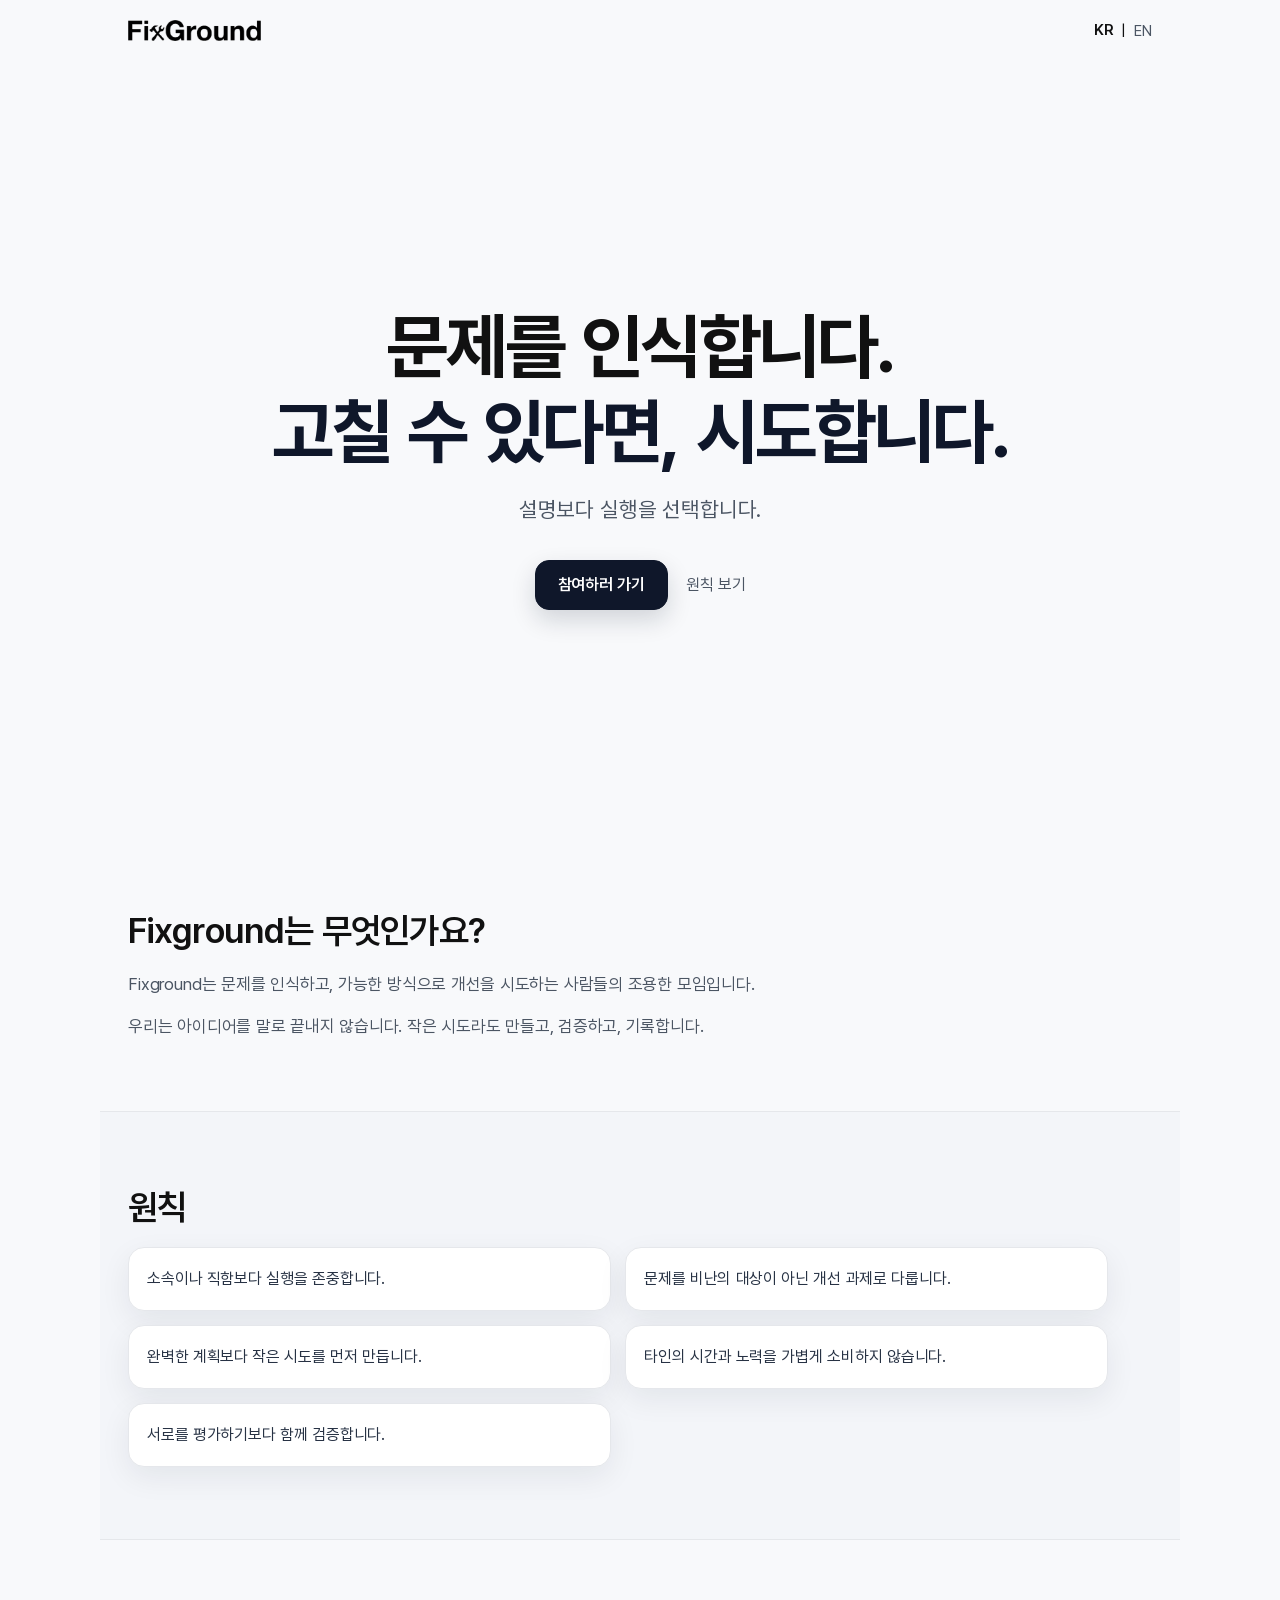
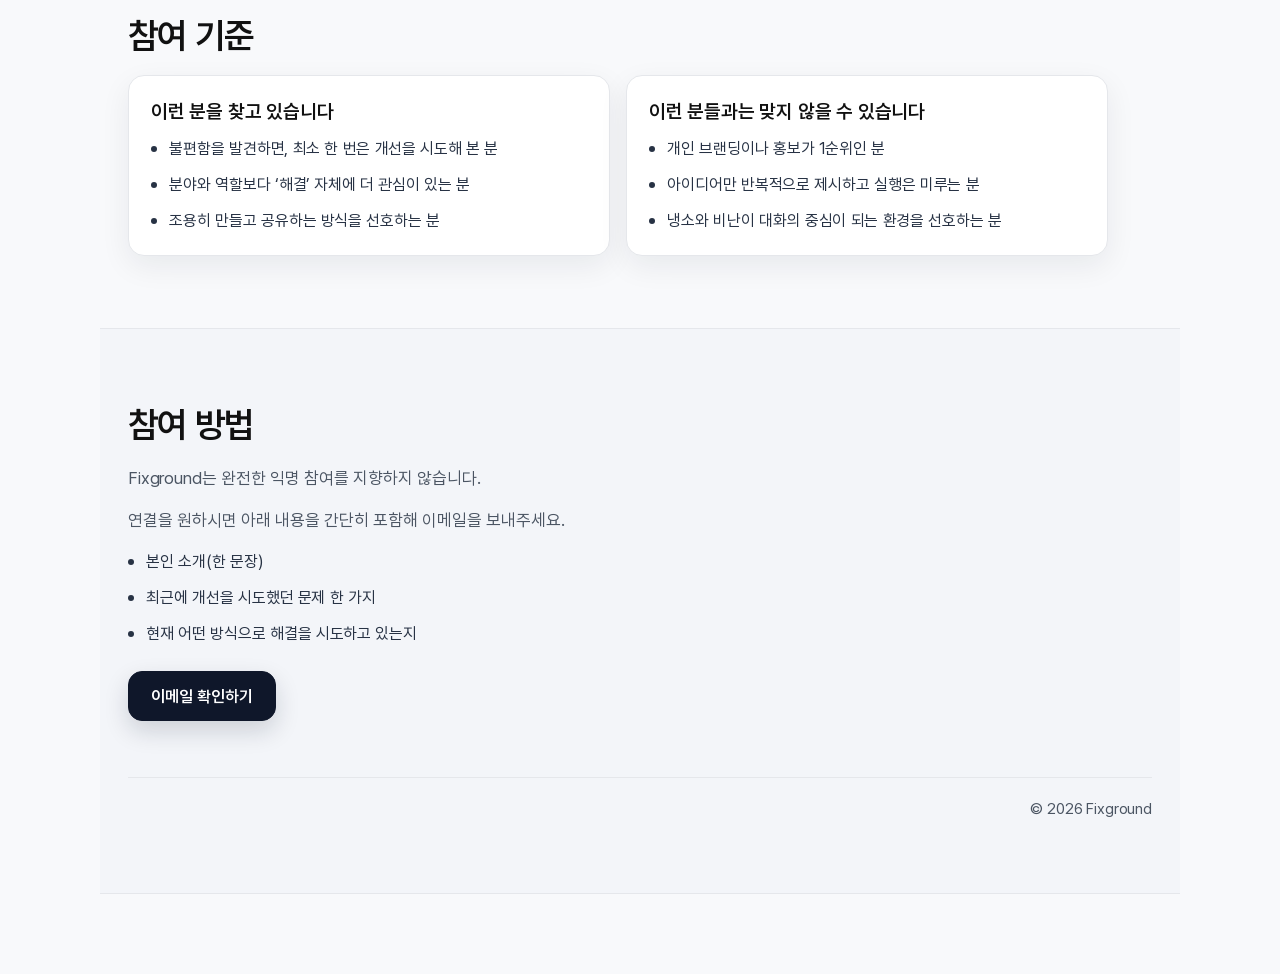
<file: index.html>
<!doctype html>
<html lang="ko">
<head>
  <meta charset="UTF-8" />
  <meta name="viewport" content="width=device-width, initial-scale=1.0" />
  <title>Fixground</title>
  <meta http-equiv="refresh" content="0; url=./kr/index.html" />
  <script>
    window.location.replace('./kr/index.html');
  </script>
</head>
<body>
  <p><a href="./kr/index.html">한국어 페이지로 이동</a></p>
</body>
</html>
</file>
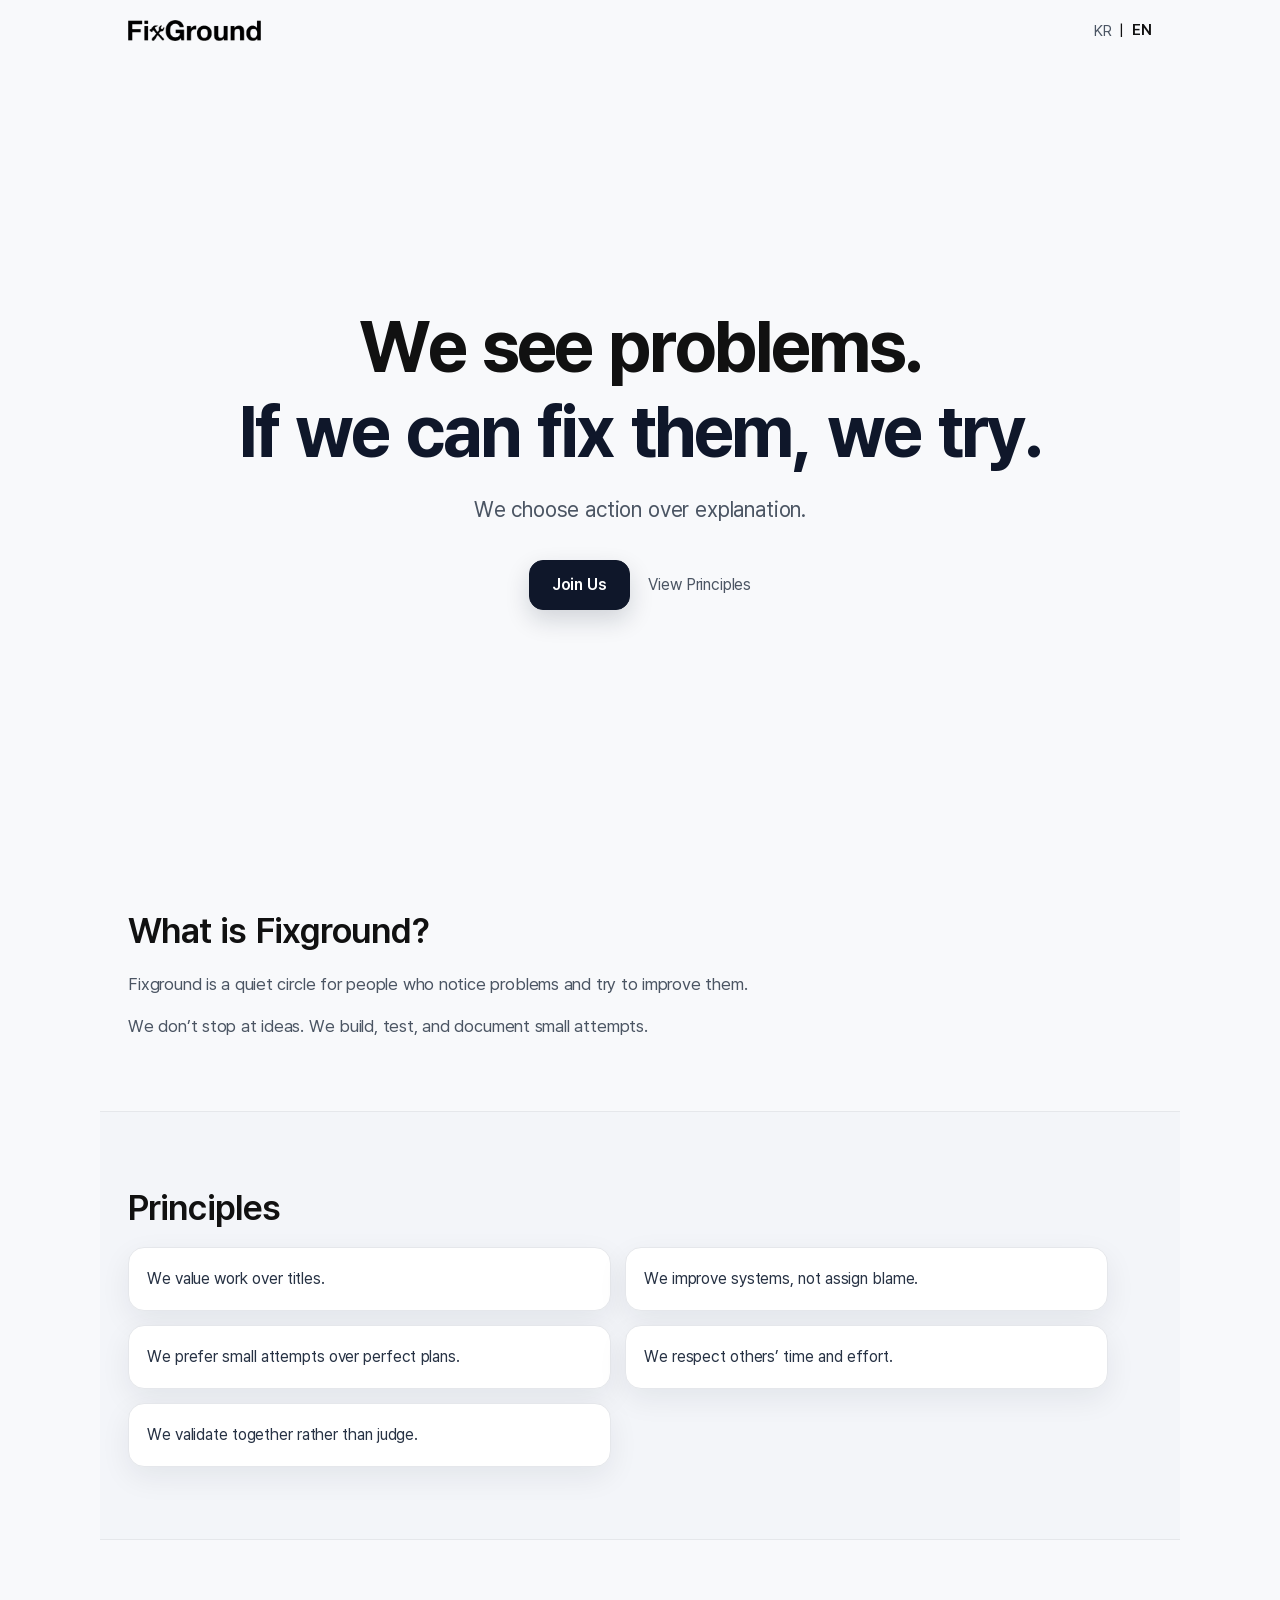
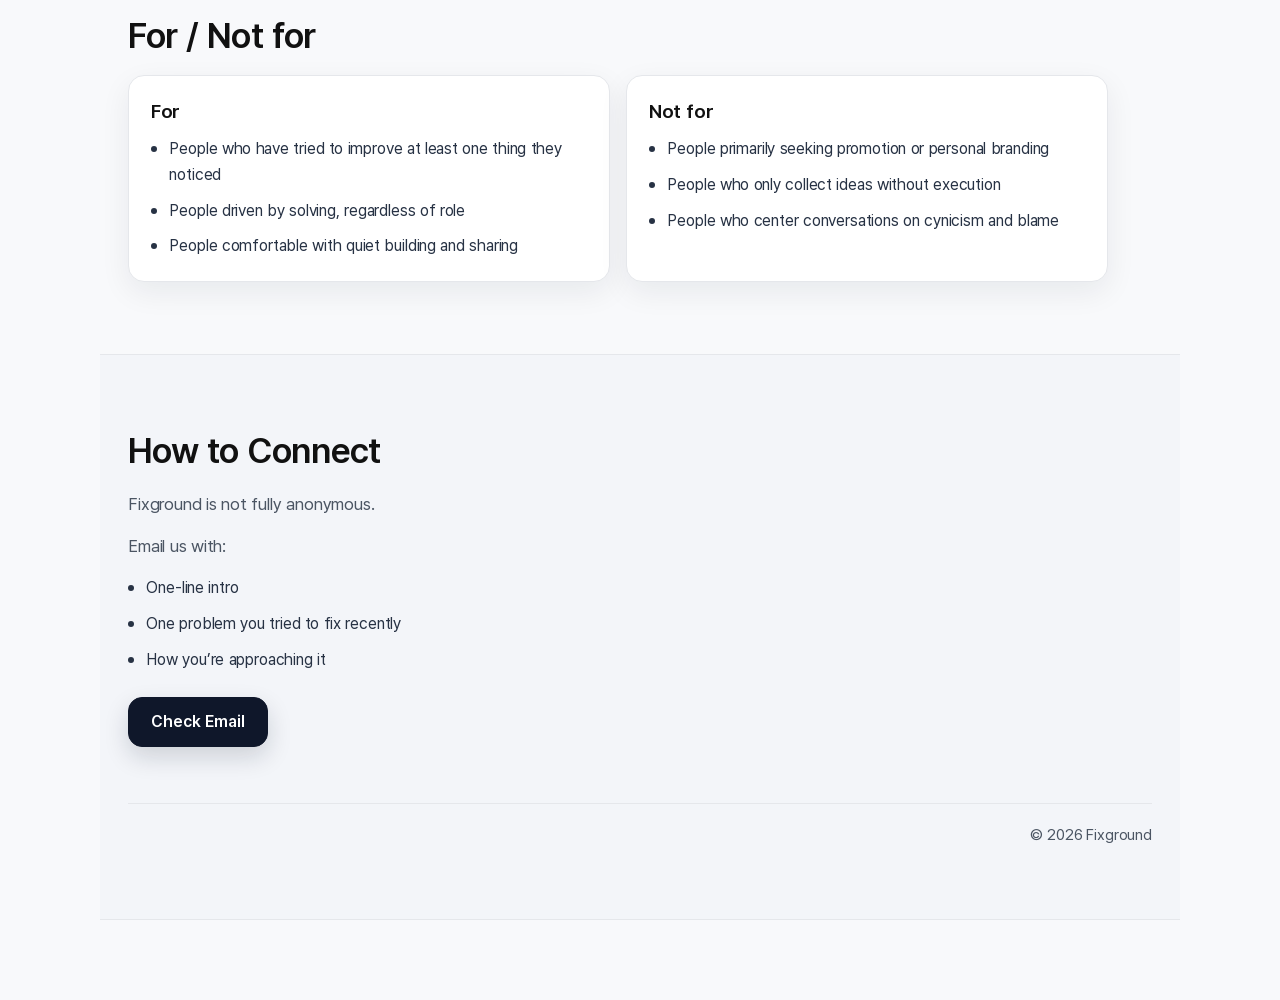
<file: en/index.html>
<!doctype html>
<html lang="en">
<head>
  <meta charset="UTF-8" />
  <meta name="viewport" content="width=device-width, initial-scale=1.0" />
  <meta name="description" content="Fixground is a quiet circle for people who notice problems and try to improve them." />
  <title>Fixground</title>
  <link rel="icon" href="../assets/favicon.ico" type="image/x-icon" />
  <link rel="preload" href="../assets/Pretendard-Regular.woff2" as="font" type="font/woff2" crossorigin />
  <link rel="preload" href="../assets/Pretendard-SemiBold.woff2" as="font" type="font/woff2" crossorigin />
  <link rel="preload" href="../assets/Pretendard-Bold.woff2" as="font" type="font/woff2" crossorigin />
  <link rel="stylesheet" href="../assets/styles.css" />
</head>
<body id="top">
  <header class="site-header">
    <div class="header-inner">
      <a class="logo-link" href="#top" data-scroll-top aria-label="Back to top">
        <img class="logo-image" src="../assets/fixground-logo.png" alt="Fixground" />
      </a>
      <nav class="lang-switch" aria-label="Language Switch">
        <a href="../kr/index.html">KR</a>
        <span aria-hidden="true">|</span>
        <a href="./index.html" aria-current="page">EN</a>
      </nav>
    </div>
  </header>

  <main class="main">
    <section class="hero" data-reveal-group>
      <div class="hero-inner">
        <h1 class="hero-title hero-seq">We see problems.<br /><span class="strong">If we can fix them, we try.</span></h1>
        <p class="hero-subtitle hero-seq">We choose action over explanation.</p>
        <div class="hero-actions hero-seq">
          <a class="btn-primary" href="#connect">Join Us</a>
          <a class="link-secondary" href="#principles">View Principles</a>
        </div>
      </div>
    </section>

    <section class="section" data-reveal-group>
      <div class="section-inner">
        <h2 class="section-title reveal">What is Fixground?</h2>
        <p class="text-block reveal">Fixground is a quiet circle for people who notice problems and try to improve them.</p>
        <p class="text-block reveal">We don’t stop at ideas. We build, test, and document small attempts.</p>
      </div>
    </section>

    <section class="section section-alt" id="principles" data-reveal-group>
      <div class="section-inner">
        <h2 class="section-title reveal">Principles</h2>
        <div class="card-grid">
          <article class="principle-card stagger-item">We value work over titles.</article>
          <article class="principle-card stagger-item">We improve systems, not assign blame.</article>
          <article class="principle-card stagger-item">We prefer small attempts over perfect plans.</article>
          <article class="principle-card stagger-item">We respect others’ time and effort.</article>
          <article class="principle-card stagger-item">We validate together rather than judge.</article>
        </div>
      </div>
    </section>

    <section class="section" data-reveal-group>
      <div class="section-inner">
        <h2 class="section-title reveal">For / Not for</h2>
        <div class="split-grid">
          <article class="panel stagger-item">
            <h3 class="panel-title">For</h3>
            <ul class="list">
              <li>People who have tried to improve at least one thing they noticed</li>
              <li>People driven by solving, regardless of role</li>
              <li>People comfortable with quiet building and sharing</li>
            </ul>
          </article>
          <article class="panel stagger-item">
            <h3 class="panel-title">Not for</h3>
            <ul class="list">
              <li>People primarily seeking promotion or personal branding</li>
              <li>People who only collect ideas without execution</li>
              <li>People who center conversations on cynicism and blame</li>
            </ul>
          </article>
        </div>
      </div>
    </section>

    <section class="section section-alt" id="connect" data-reveal-group>
      <div class="section-inner">
        <h2 class="section-title reveal">How to Connect</h2>
        <p class="text-block reveal">Fixground is not fully anonymous.</p>
        <p class="text-block reveal">Email us with:</p>
        <ul class="list" style="margin-top: 16px;">
          <li class="stagger-item">One-line intro</li>
          <li class="stagger-item">One problem you tried to fix recently</li>
          <li class="stagger-item">How you’re approaching it</li>
        </ul>
        <div class="connect-cta reveal">
          <button class="btn-primary" type="button" data-copy-email="dev.bearabbit@gmail.com" data-copy-default="Check Email" data-copy-success="Copied Email">Check Email</button>
        </div>
      </div>
      <footer class="footer reveal">© <span data-year></span> Fixground</footer>
    </section>
  </main>

  <script src="../assets/main.js"></script>
</body>
</html>
</file>
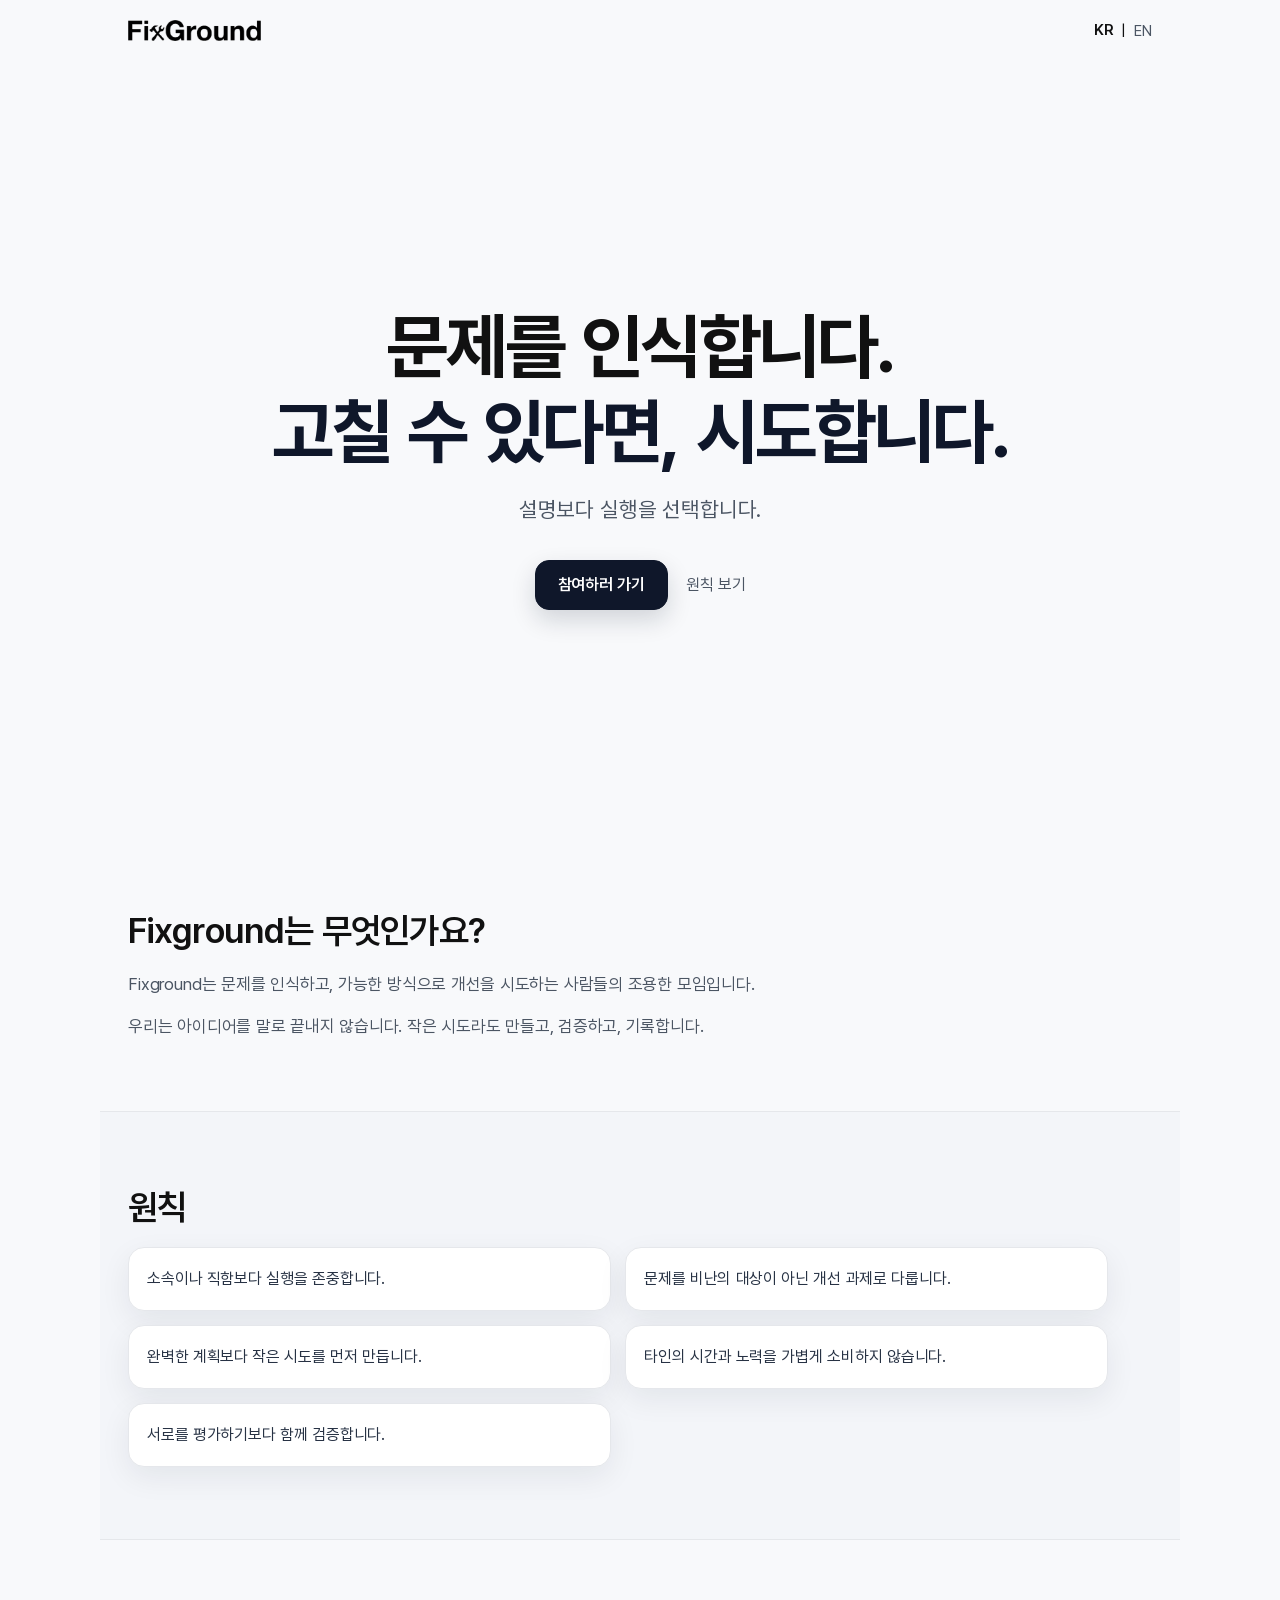
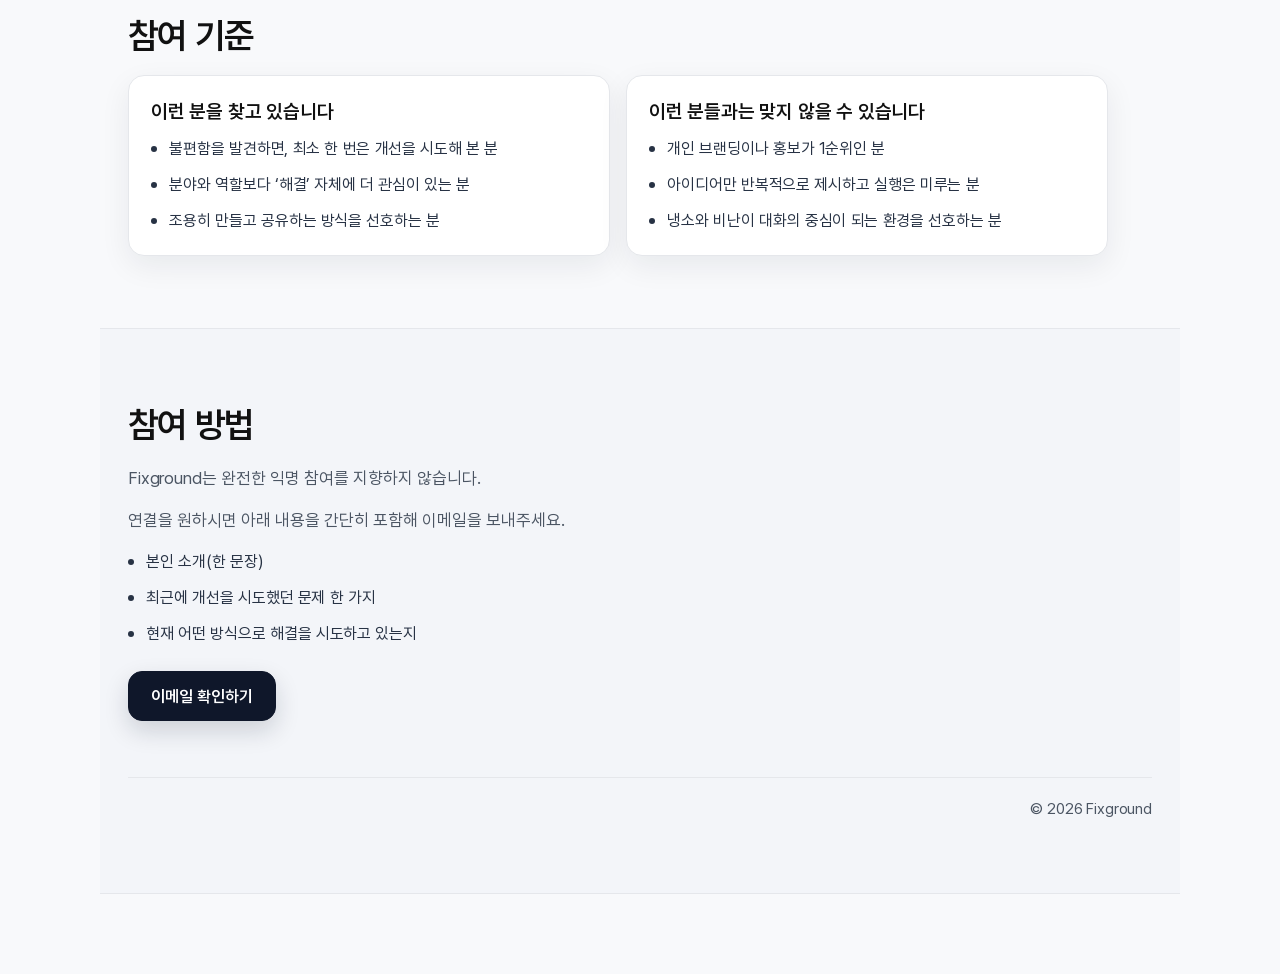
<file: kr/index.html>
<!doctype html>
<html lang="ko">
<head>
  <meta charset="UTF-8" />
  <meta name="viewport" content="width=device-width, initial-scale=1.0" />
  <meta name="description" content="Fixground는 문제를 인식하고 개선을 시도하는 사람들의 조용한 모임입니다." />
  <title>Fixground</title>
  <link rel="icon" href="../assets/favicon.ico" type="image/x-icon" />
  <link rel="preload" href="../assets/Pretendard-Regular.woff2" as="font" type="font/woff2" crossorigin />
  <link rel="preload" href="../assets/Pretendard-SemiBold.woff2" as="font" type="font/woff2" crossorigin />
  <link rel="preload" href="../assets/Pretendard-Bold.woff2" as="font" type="font/woff2" crossorigin />
  <link rel="stylesheet" href="../assets/styles.css" />
</head>
<body id="top">
  <header class="site-header">
    <div class="header-inner">
      <a class="logo-link" href="#top" data-scroll-top aria-label="Fixground 맨 위로 이동">
        <img class="logo-image" src="../assets/fixground-logo.png" alt="Fixground" />
      </a>
      <nav class="lang-switch" aria-label="Language Switch">
        <a href="./index.html" aria-current="page">KR</a>
        <span aria-hidden="true">|</span>
        <a href="../en/index.html">EN</a>
      </nav>
    </div>
  </header>

  <main class="main">
    <section class="hero" data-reveal-group>
      <div class="hero-inner">
        <h1 class="hero-title hero-seq">문제를 인식합니다.<br /><span class="strong">고칠 수 있다면, 시도합니다.</span></h1>
        <p class="hero-subtitle hero-seq">설명보다 실행을 선택합니다.</p>
        <div class="hero-actions hero-seq">
          <a class="btn-primary" href="#connect">참여하러 가기</a>
          <a class="link-secondary" href="#principles">원칙 보기</a>
        </div>
      </div>
    </section>

    <section class="section" data-reveal-group>
      <div class="section-inner">
        <h2 class="section-title reveal">Fixground는 무엇인가요?</h2>
        <p class="text-block reveal">Fixground는 문제를 인식하고, 가능한 방식으로 개선을 시도하는 사람들의 조용한 모임입니다.</p>
        <p class="text-block reveal">우리는 아이디어를 말로 끝내지 않습니다. 작은 시도라도 만들고, 검증하고, 기록합니다.</p>
      </div>
    </section>

    <section class="section section-alt" id="principles" data-reveal-group>
      <div class="section-inner">
        <h2 class="section-title reveal">원칙</h2>
        <div class="card-grid">
          <article class="principle-card stagger-item">소속이나 직함보다 실행을 존중합니다.</article>
          <article class="principle-card stagger-item">문제를 비난의 대상이 아닌 개선 과제로 다룹니다.</article>
          <article class="principle-card stagger-item">완벽한 계획보다 작은 시도를 먼저 만듭니다.</article>
          <article class="principle-card stagger-item">타인의 시간과 노력을 가볍게 소비하지 않습니다.</article>
          <article class="principle-card stagger-item">서로를 평가하기보다 함께 검증합니다.</article>
        </div>
      </div>
    </section>

    <section class="section" data-reveal-group>
      <div class="section-inner">
        <h2 class="section-title reveal">참여 기준</h2>
        <div class="split-grid">
          <article class="panel stagger-item">
            <h3 class="panel-title">이런 분을 찾고 있습니다</h3>
            <ul class="list">
              <li>불편함을 발견하면, 최소 한 번은 개선을 시도해 본 분</li>
              <li>분야와 역할보다 ‘해결’ 자체에 더 관심이 있는 분</li>
              <li>조용히 만들고 공유하는 방식을 선호하는 분</li>
            </ul>
          </article>
          <article class="panel stagger-item">
            <h3 class="panel-title">이런 분들과는 맞지 않을 수 있습니다</h3>
            <ul class="list">
              <li>개인 브랜딩이나 홍보가 1순위인 분</li>
              <li>아이디어만 반복적으로 제시하고 실행은 미루는 분</li>
              <li>냉소와 비난이 대화의 중심이 되는 환경을 선호하는 분</li>
            </ul>
          </article>
        </div>
      </div>
    </section>

    <section class="section section-alt" id="connect" data-reveal-group>
      <div class="section-inner">
        <h2 class="section-title reveal">참여 방법</h2>
        <p class="text-block reveal">Fixground는 완전한 익명 참여를 지향하지 않습니다.</p>
        <p class="text-block reveal">연결을 원하시면 아래 내용을 간단히 포함해 이메일을 보내주세요.</p>
        <ul class="list" style="margin-top: 16px;">
          <li class="stagger-item">본인 소개(한 문장)</li>
          <li class="stagger-item">최근에 개선을 시도했던 문제 한 가지</li>
          <li class="stagger-item">현재 어떤 방식으로 해결을 시도하고 있는지</li>
        </ul>
        <div class="connect-cta reveal">
          <button class="btn-primary" type="button" data-copy-email="dev.bearabbit@gmail.com" data-copy-default="이메일 확인하기" data-copy-success="이메일 복사됨">이메일 확인하기</button>
        </div>
      </div>
      <footer class="footer reveal">© <span data-year></span> Fixground</footer>
    </section>
  </main>

  <script src="../assets/main.js"></script>
</body>
</html>
</file>
<file: assets/styles.css>
@font-face {
  font-family: "Pretendard";
  src: url("./Pretendard-Regular.woff2") format("woff2");
  font-weight: 400;
  font-style: normal;
  font-display: swap;
}

@font-face {
  font-family: "Pretendard";
  src: url("./Pretendard-SemiBold.woff2") format("woff2");
  font-weight: 600;
  font-style: normal;
  font-display: swap;
}

@font-face {
  font-family: "Pretendard";
  src: url("./Pretendard-Bold.woff2") format("woff2");
  font-weight: 700;
  font-style: normal;
  font-display: swap;
}

:root {
  --bg: #f8f9fb;
  --bg-soft: #f3f5f9;
  --surface: #ffffff;
  --surface-soft: #f7f8fc;
  --text: #111111;
  --muted: #4b5563;
  --accent: #0f172a;
  --line: #e5e7eb;
  --radius: 16px;
  --shadow-soft: 0 10px 30px rgba(15, 23, 42, 0.07);
  --shadow-hover: 0 16px 40px rgba(15, 23, 42, 0.12);
  --easing: cubic-bezier(0.22, 1, 0.36, 1);
}

* {
  box-sizing: border-box;
}

html {
  scroll-behavior: smooth;
}

html,
body {
  margin: 0;
  padding: 0;
  min-height: 100%;
  background: var(--bg);
  color: var(--text);
}

body {
  font-family: "Pretendard", "Inter", "Noto Sans KR", "Apple SD Gothic Neo", "Segoe UI", sans-serif;
  font-size: 16px;
  line-height: 1.62;
  letter-spacing: -0.01em;
  text-rendering: optimizeLegibility;
  position: relative;
  overflow-x: clip;
}

body::before,
body::after {
  content: "";
  position: fixed;
  z-index: -1;
  width: 420px;
  height: 420px;
  border-radius: 999px;
  background: radial-gradient(circle, rgba(30, 41, 59, 0.09) 0%, rgba(30, 41, 59, 0) 70%);
  filter: blur(8px);
  pointer-events: none;
  transition: transform 500ms var(--easing);
}

body::before {
  top: -120px;
  left: -120px;
}

body::after {
  right: -120px;
  bottom: -120px;
}

body.is-scrolling::before {
  transform: translate3d(0, 12px, 0);
}

body.is-scrolling::after {
  transform: translate3d(0, -12px, 0);
}

a {
  color: var(--accent);
  text-decoration-thickness: 1px;
  text-underline-offset: 0.14em;
}

a:focus-visible,
button:focus-visible {
  outline: 2px solid var(--accent);
  outline-offset: 2px;
}

.site-header {
  position: sticky;
  top: 0;
  z-index: 50;
  border-bottom: 1px solid transparent;
  transition: background-color 250ms ease, border-color 250ms ease, backdrop-filter 250ms ease;
}

.site-header.is-scrolled {
  background: rgba(248, 249, 251, 0.75);
  backdrop-filter: blur(12px);
  border-bottom-color: rgba(229, 231, 235, 0.9);
}

.header-inner {
  height: 60px;
  max-width: 1080px;
  margin: 0 auto;
  padding: 0 28px;
  display: flex;
  align-items: center;
  justify-content: space-between;
}

.logo-link {
  display: inline-flex;
  align-items: center;
  color: var(--text);
  text-decoration: none;
}

.logo-image {
  display: block;
  height: 21px;
  width: auto;
}

.lang-switch {
  display: inline-flex;
  align-items: center;
  gap: 8px;
  font-size: 0.95rem;
}

.lang-switch a {
  color: var(--muted);
  text-decoration: none;
  transition: color 180ms ease;
}

.lang-switch a:hover {
  color: var(--text);
}

.lang-switch a[aria-current="page"] {
  color: var(--text);
  font-weight: 600;
}

.main {
  max-width: 1080px;
  margin: 0 auto;
  padding: 0 28px 80px;
}

.hero {
  min-height: min(86vh, 840px);
  display: flex;
  align-items: center;
  justify-content: center;
  text-align: center;
  padding: 80px 0 64px;
}

.hero-inner {
  max-width: 860px;
}

.hero-title {
  margin: 0;
  font-size: clamp(2.1rem, 6.2vw, 4.5rem);
  line-height: 1.18;
  letter-spacing: -0.04em;
  font-weight: 700;
}

.hero-title .strong {
  color: var(--accent);
}

.hero-subtitle {
  margin: 20px auto 0;
  max-width: 620px;
  font-size: clamp(1.02rem, 2.4vw, 1.34rem);
  color: var(--muted);
}

.hero-actions {
  margin-top: 34px;
  display: inline-flex;
  align-items: center;
  gap: 18px;
  flex-wrap: wrap;
  justify-content: center;
}

.btn-primary {
  display: inline-flex;
  align-items: center;
  justify-content: center;
  min-height: 50px;
  padding: 0 22px;
  border: 1px solid var(--accent);
  background: var(--accent);
  color: #ffffff;
  border-radius: 14px;
  text-decoration: none;
  font-weight: 600;
  font-family: inherit;
  font-size: 1rem;
  cursor: pointer;
  box-shadow: 0 10px 24px rgba(15, 23, 42, 0.16);
  transition: transform 220ms ease, box-shadow 220ms ease, filter 220ms ease;
}

.btn-primary:hover {
  transform: scale(1.03);
  box-shadow: 0 14px 28px rgba(15, 23, 42, 0.22);
  text-decoration: none;
}

.link-secondary {
  color: var(--muted);
  text-decoration: none;
  position: relative;
  font-weight: 500;
}

.link-secondary::after {
  content: "";
  position: absolute;
  left: 0;
  bottom: -3px;
  width: 100%;
  height: 1px;
  background: var(--accent);
  transform: scaleX(0);
  transform-origin: left;
  transition: transform 200ms ease;
}

.link-secondary:hover {
  color: var(--text);
}

.link-secondary:hover::after {
  transform: scaleX(1);
}

.section {
  padding: 72px 0;
}

.section-alt {
  background: var(--bg-soft);
  margin: 0 -28px;
  padding: 72px 28px;
  border-top: 1px solid var(--line);
  border-bottom: 1px solid var(--line);
}

.section-inner {
  max-width: 980px;
}

.section-title {
  margin: 0 0 18px;
  font-size: clamp(1.6rem, 3.4vw, 2.2rem);
  line-height: 1.28;
  font-weight: 600;
  letter-spacing: -0.025em;
}

.text-block {
  margin: 0;
  max-width: 74ch;
  font-size: 1.06rem;
  color: var(--muted);
}

.text-block + .text-block {
  margin-top: 14px;
}

.card-grid {
  display: grid;
  grid-template-columns: repeat(2, minmax(0, 1fr));
  gap: 14px;
}

.principle-card {
  border: 1px solid var(--line);
  background: var(--surface);
  border-radius: 16px;
  padding: 18px;
  font-size: 1rem;
  color: #273244;
  box-shadow: var(--shadow-soft);
  transition: transform 220ms ease, box-shadow 220ms ease;
}

.principle-card:hover {
  transform: translateY(-4px);
  box-shadow: var(--shadow-hover);
}

.split-grid {
  display: grid;
  grid-template-columns: 1fr 1fr;
  gap: 16px;
}

.panel {
  border: 1px solid var(--line);
  background: var(--surface);
  border-radius: 16px;
  padding: 22px;
  box-shadow: var(--shadow-soft);
}

.panel-title {
  margin: 0 0 12px;
  font-size: 1.2rem;
  line-height: 1.35;
  font-weight: 600;
  letter-spacing: -0.015em;
}

.list {
  margin: 0;
  padding-left: 1.15rem;
  color: #273244;
}

.list li + li {
  margin-top: 10px;
}

.connect-cta {
  margin-top: 24px;
}

.contact-link {
  display: inline-block;
  margin-top: 10px;
  font-size: clamp(1.4rem, 3vw, 2rem);
  font-weight: 600;
  letter-spacing: -0.02em;
}

.footer {
  margin-top: 56px;
  padding-top: 18px;
  border-top: 1px solid var(--line);
  color: var(--muted);
  font-size: 0.95rem;
  text-align: right;
}

.reveal,
.stagger-item,
.hero-seq {
  opacity: 0;
  transform: translateY(12px);
}

.is-visible {
  opacity: 1;
  transform: translateY(0);
  transition: opacity 700ms var(--easing), transform 700ms var(--easing);
}

.hero-seq.is-visible {
  transition-duration: 760ms;
}

@media (max-width: 920px) {
  .header-inner,
  .main {
    padding-left: 22px;
    padding-right: 22px;
  }

  .section-alt {
    margin-left: -22px;
    margin-right: -22px;
    padding-left: 22px;
    padding-right: 22px;
  }

  .hero {
    min-height: 76vh;
    padding-top: 64px;
    padding-bottom: 52px;
  }

  .section {
    padding: 58px 0;
  }

  .section-alt {
    padding-top: 58px;
    padding-bottom: 58px;
  }

  .card-grid,
  .split-grid {
    grid-template-columns: 1fr;
  }
}

@media (max-width: 560px) {
  .header-inner,
  .main {
    padding-left: 16px;
    padding-right: 16px;
  }

  .section-alt {
    margin-left: -16px;
    margin-right: -16px;
    padding-left: 16px;
    padding-right: 16px;
  }

  .hero-title {
    line-height: 1.24;
  }

  .logo-image {
    height: 18px;
  }

  .btn-primary {
    width: 100%;
  }

  .hero-actions {
    width: 100%;
    gap: 14px;
  }
}

@media (prefers-reduced-motion: reduce) {
  html {
    scroll-behavior: auto;
  }

  *,
  *::before,
  *::after {
    animation: none !important;
    transition-duration: 1ms !important;
    transition-delay: 0ms !important;
    scroll-behavior: auto !important;
  }

  .reveal,
  .stagger-item,
  .hero-seq {
    opacity: 1;
    transform: none;
  }
}
</file>
